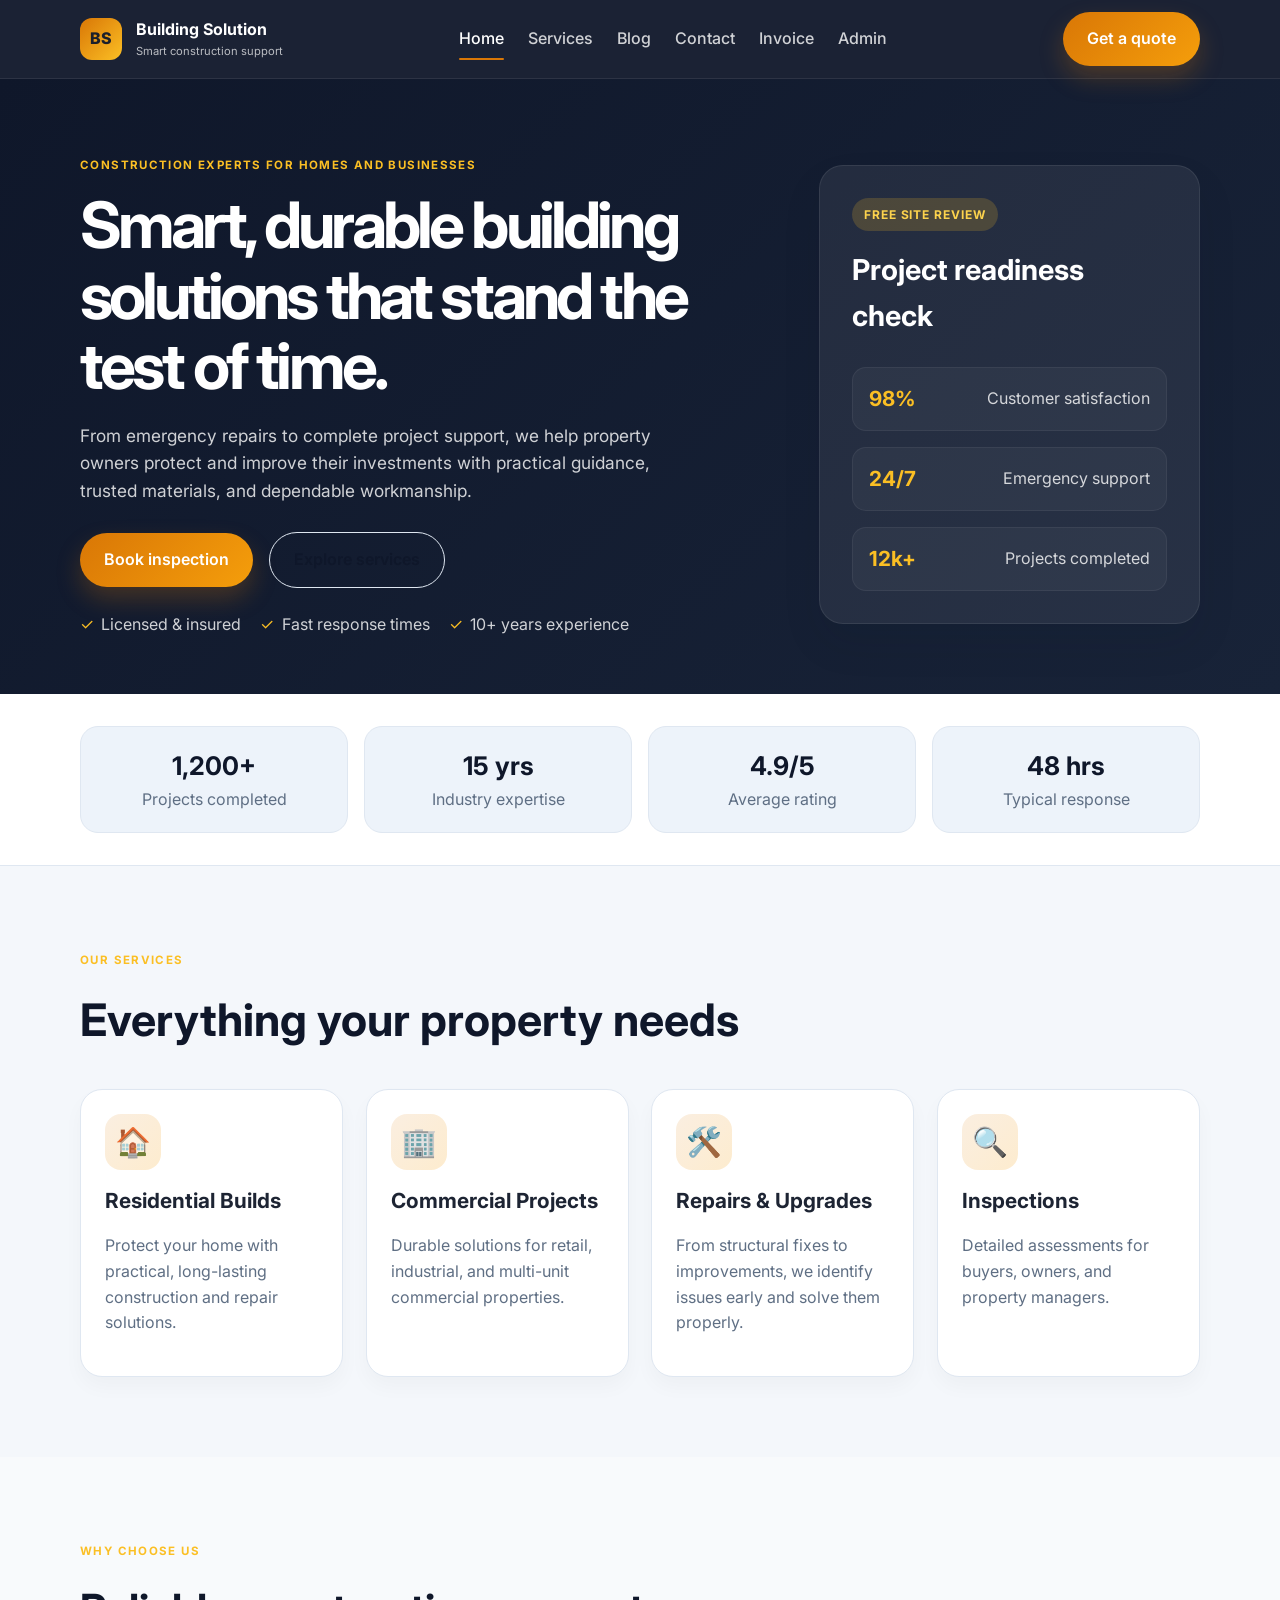
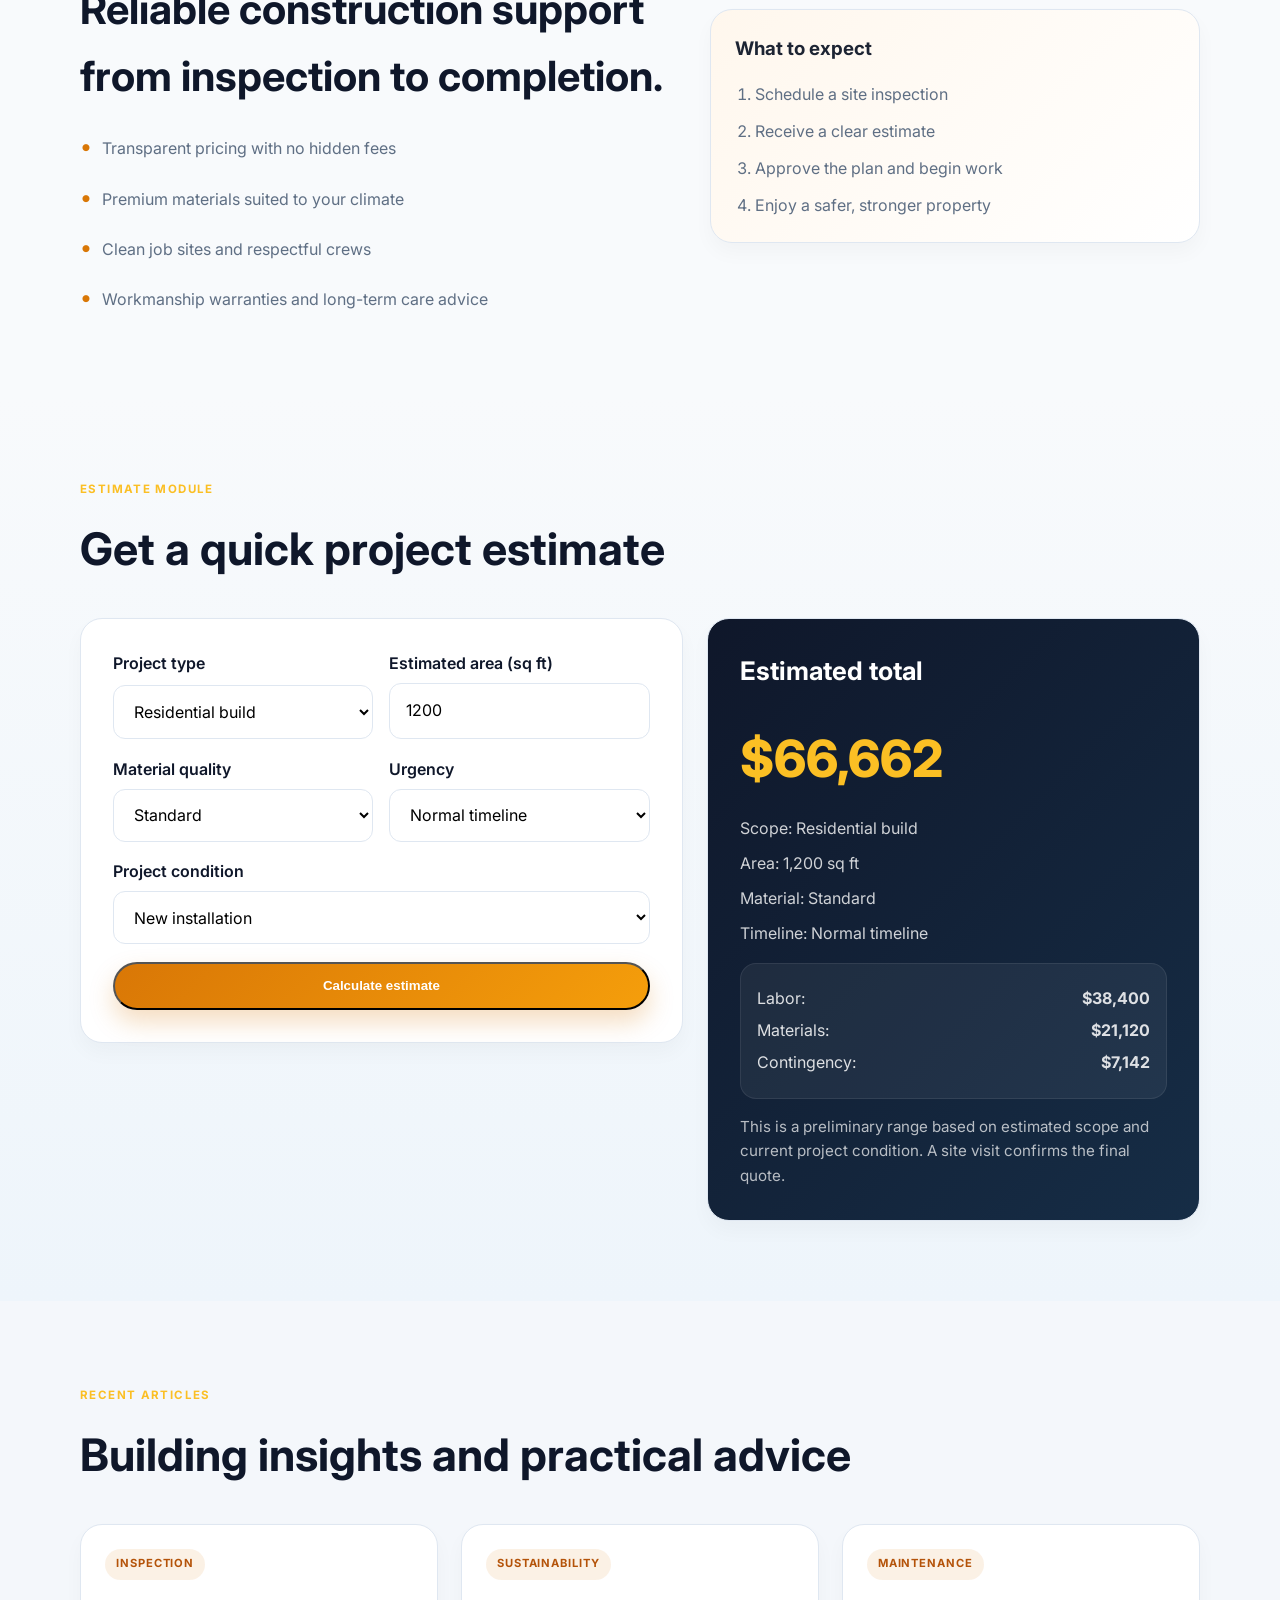
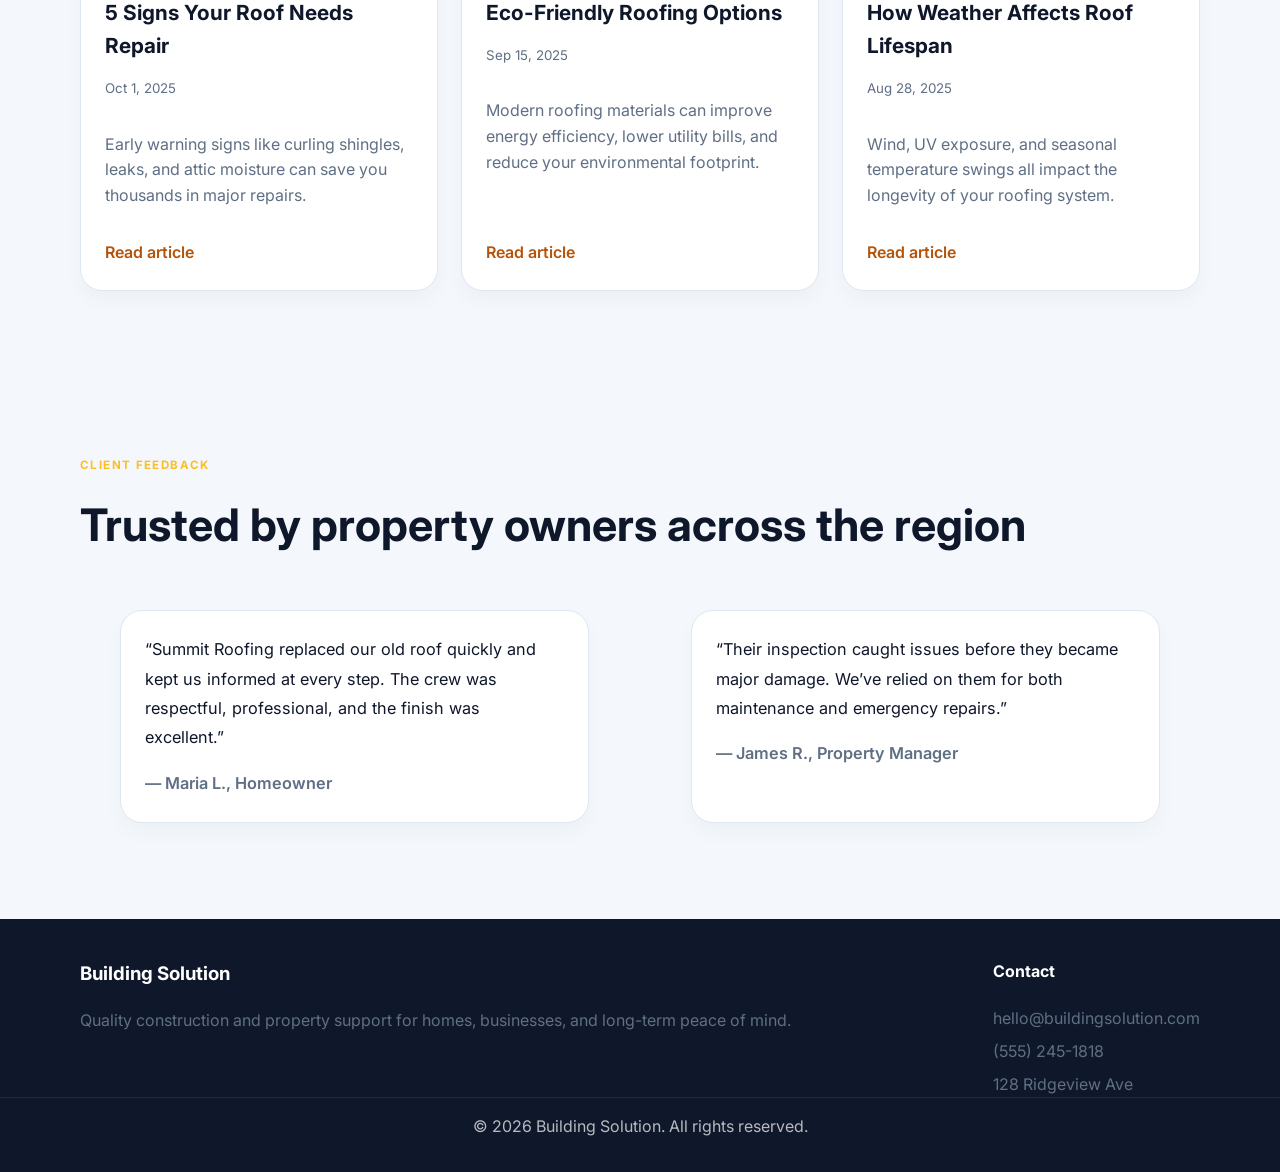
<file: index.html>
<!DOCTYPE html>
<html lang="en">
  <head>
    <meta charset="UTF-8" />
    <meta name="viewport" content="width=device-width, initial-scale=1.0" />
    <meta
      name="description"
      content="Summit Roofing offers residential and commercial roofing repair, replacement, inspections, and maintenance services."
    />
    <title>Building Solution | Home</title>
    <link rel="preconnect" href="https://fonts.googleapis.com" />
    <link rel="preconnect" href="https://fonts.gstatic.com" crossorigin />
    <link
      href="https://fonts.googleapis.com/css2?family=Inter:wght@400;500;600;700;800&display=swap"
      rel="stylesheet"
    />
    <link rel="stylesheet" href="styles.css" />
  </head>
  <body>
    <header class="site-header">
      <div class="container nav-wrap">
        <div class="brand">
          <div class="brand-mark">BS</div>
          <div>
            <span class="brand-name">Building Solution</span>
            <small>Smart construction support</small>
          </div>
        </div>
        <nav class="main-nav" aria-label="Main navigation">
          <a class="active" href="index.html">Home</a>
          <a href="services.html">Services</a>
          <a href="blog.html">Blog</a>
          <a href="contact.html">Contact</a>
          <a href="invoice.html">Invoice</a>
          <a href="admin.html">Admin</a>
        </nav>
        <a class="btn btn-primary" href="contact.html">Get a quote</a>
      </div>
    </header>

    <main>
      <section class="hero">
        <div class="container hero-grid">
          <div class="hero-copy">
            <span class="eyebrow">Construction experts for homes and businesses</span>
            <h1>Smart, durable building solutions that stand the test of time.</h1>
            <p>
              From emergency repairs to complete project support, we help property owners
              protect and improve their investments with practical guidance, trusted materials,
              and dependable workmanship.
            </p>
            <div class="cta-row">
              <a class="btn btn-primary" href="contact.html">Book inspection</a>
              <a class="btn btn-secondary" href="services.html">Explore services</a>
            </div>
            <ul class="trust-list">
              <li>Licensed & insured</li>
              <li>Fast response times</li>
              <li>10+ years experience</li>
            </ul>
          </div>

          <div class="hero-card">
            <div class="card-badge">Free site review</div>
            <h3>Project readiness check</h3>
            <div class="checklist">
              <div>
                <strong>98%</strong>
                <span>Customer satisfaction</span>
              </div>
              <div>
                <strong>24/7</strong>
                <span>Emergency support</span>
              </div>
              <div>
                <strong>12k+</strong>
                <span>Projects completed</span>
              </div>
            </div>
          </div>
        </div>
      </section>

      <section class="stats">
        <div class="container stats-grid">
          <div>
            <strong>1,200+</strong>
            <span>Projects completed</span>
          </div>
          <div>
            <strong>15 yrs</strong>
            <span>Industry expertise</span>
          </div>
          <div>
            <strong>4.9/5</strong>
            <span>Average rating</span>
          </div>
          <div>
            <strong>48 hrs</strong>
            <span>Typical response</span>
          </div>
        </div>
      </section>

      <section class="section">
        <div class="container">
          <div class="section-heading">
            <span class="eyebrow">Our services</span>
            <h2>Everything your property needs</h2>
          </div>

          <div class="service-grid">
            <article class="card service-card">
              <div class="icon">🏠</div>
              <h3>Residential Builds</h3>
              <p>Protect your home with practical, long-lasting construction and repair solutions.</p>
            </article>
            <article class="card service-card">
              <div class="icon">🏢</div>
              <h3>Commercial Projects</h3>
              <p>Durable solutions for retail, industrial, and multi-unit commercial properties.</p>
            </article>
            <article class="card service-card">
              <div class="icon">🛠️</div>
              <h3>Repairs & Upgrades</h3>
              <p>From structural fixes to improvements, we identify issues early and solve them properly.</p>
            </article>
            <article class="card service-card">
              <div class="icon">🔍</div>
              <h3>Inspections</h3>
              <p>Detailed assessments for buyers, owners, and property managers.</p>
            </article>
          </div>
        </div>
      </section>

      <section class="section alt-bg">
        <div class="container split-layout">
          <div>
            <span class="eyebrow">Why choose us</span>
            <h2>Reliable construction support from inspection to completion.</h2>
            <ul class="feature-list">
              <li>Transparent pricing with no hidden fees</li>
              <li>Premium materials suited to your climate</li>
              <li>Clean job sites and respectful crews</li>
              <li>Workmanship warranties and long-term care advice</li>
            </ul>
          </div>
          <div class="card highlight-card">
            <h3>What to expect</h3>
            <ol>
              <li>Schedule a site inspection</li>
              <li>Receive a clear estimate</li>
              <li>Approve the plan and begin work</li>
              <li>Enjoy a safer, stronger property</li>
            </ol>
          </div>
        </div>
      </section>

      <section class="section estimate-section">
        <div class="container">
          <div class="section-heading">
            <span class="eyebrow">Estimate module</span>
            <h2>Get a quick project estimate</h2>
          </div>

          <div class="estimate-grid">
            <form class="card estimate-form" id="estimate-form">
              <div class="input-grid">
                <div class="input-group">
                  <label for="projectType">Project type</label>
                  <select id="projectType" name="projectType">
                    <option value="residential">Residential build</option>
                    <option value="commercial">Commercial project</option>
                    <option value="repair">Repair & upgrade</option>
                    <option value="inspection">Inspection</option>
                  </select>
                </div>

                <div class="input-group">
                  <label for="area">Estimated area (sq ft)</label>
                  <input id="area" name="area" type="number" min="100" step="50" value="1200" />
                </div>
              </div>

              <div class="input-grid">
                <div class="input-group">
                  <label for="material">Material quality</label>
                  <select id="material" name="material">
                    <option value="standard">Standard</option>
                    <option value="premium">Premium</option>
                    <option value="luxury">Luxury</option>
                  </select>
                </div>

                <div class="input-group">
                  <label for="urgency">Urgency</label>
                  <select id="urgency" name="urgency">
                    <option value="normal">Normal timeline</option>
                    <option value="priority">Priority schedule</option>
                    <option value="emergency">Emergency service</option>
                  </select>
                </div>
              </div>

              <div class="input-group">
                <label for="condition">Project condition</label>
                <select id="condition" name="condition">
                  <option value="new">New installation</option>
                  <option value="maintenance">Routine maintenance</option>
                  <option value="damaged">Damaged / urgent repair</option>
                </select>
              </div>

              <button type="submit" class="btn btn-primary">Calculate estimate</button>
            </form>

            <div class="card estimate-summary">
              <h3>Estimated total</h3>
              <p class="estimate-total" id="estimate-total">$0</p>
              <ul class="estimate-breakdown">
                <li>Scope: <span id="scope-label">Residential build</span></li>
                <li>Area: <span id="area-label">1,200 sq ft</span></li>
                <li>Material: <span id="material-label">Standard</span></li>
                <li>Timeline: <span id="urgency-label">Normal timeline</span></li>
              </ul>
              <div class="estimate-detail-box">
                <p>Labor: <strong id="labor-cost">$0</strong></p>
                <p>Materials: <strong id="material-cost">$0</strong></p>
                <p>Contingency: <strong id="contingency-cost">$0</strong></p>
              </div>
              <p class="estimate-note">This is a preliminary range based on estimated scope and current project condition. A site visit confirms the final quote.</p>
            </div>
          </div>
        </div>
      </section>

      <section class="section">
        <div class="container">
          <div class="section-heading">
            <span class="eyebrow">Recent articles</span>
            <h2>Building insights and practical advice</h2>
          </div>
          <div id="blog-list" class="blog-grid"></div>
        </div>
      </section>

      <section class="section testimonial-section">
        <div class="container">
          <div class="section-heading">
            <span class="eyebrow">Client feedback</span>
            <h2>Trusted by property owners across the region</h2>
          </div>
          <div class="testimonial-grid">
            <blockquote class="card quote-card">
              “Summit Roofing replaced our old roof quickly and kept us informed at every step.
              The crew was respectful, professional, and the finish was excellent.”
              <footer>— Maria L., Homeowner</footer>
            </blockquote>
            <blockquote class="card quote-card">
              “Their inspection caught issues before they became major damage. We’ve relied on them
              for both maintenance and emergency repairs.”
              <footer>— James R., Property Manager</footer>
            </blockquote>
          </div>
        </div>
      </section>
    </main>

    <footer class="site-footer">
      <div class="container footer-wrap">
        <div>
          <h3>Building Solution</h3>
          <p>Quality construction and property support for homes, businesses, and long-term peace of mind.</p>
        </div>
        <div>
          <h4>Contact</h4>
          <ul>
            <li>hello@buildingsolution.com</li>
            <li>(555) 245-1818</li>
            <li>128 Ridgeview Ave</li>
          </ul>
        </div>
      </div>
      <div class="copyright">© <span id="year"></span> Building Solution. All rights reserved.</div>
    </footer>

    <script src="script.js"></script>
  </body>
</html>
</file>
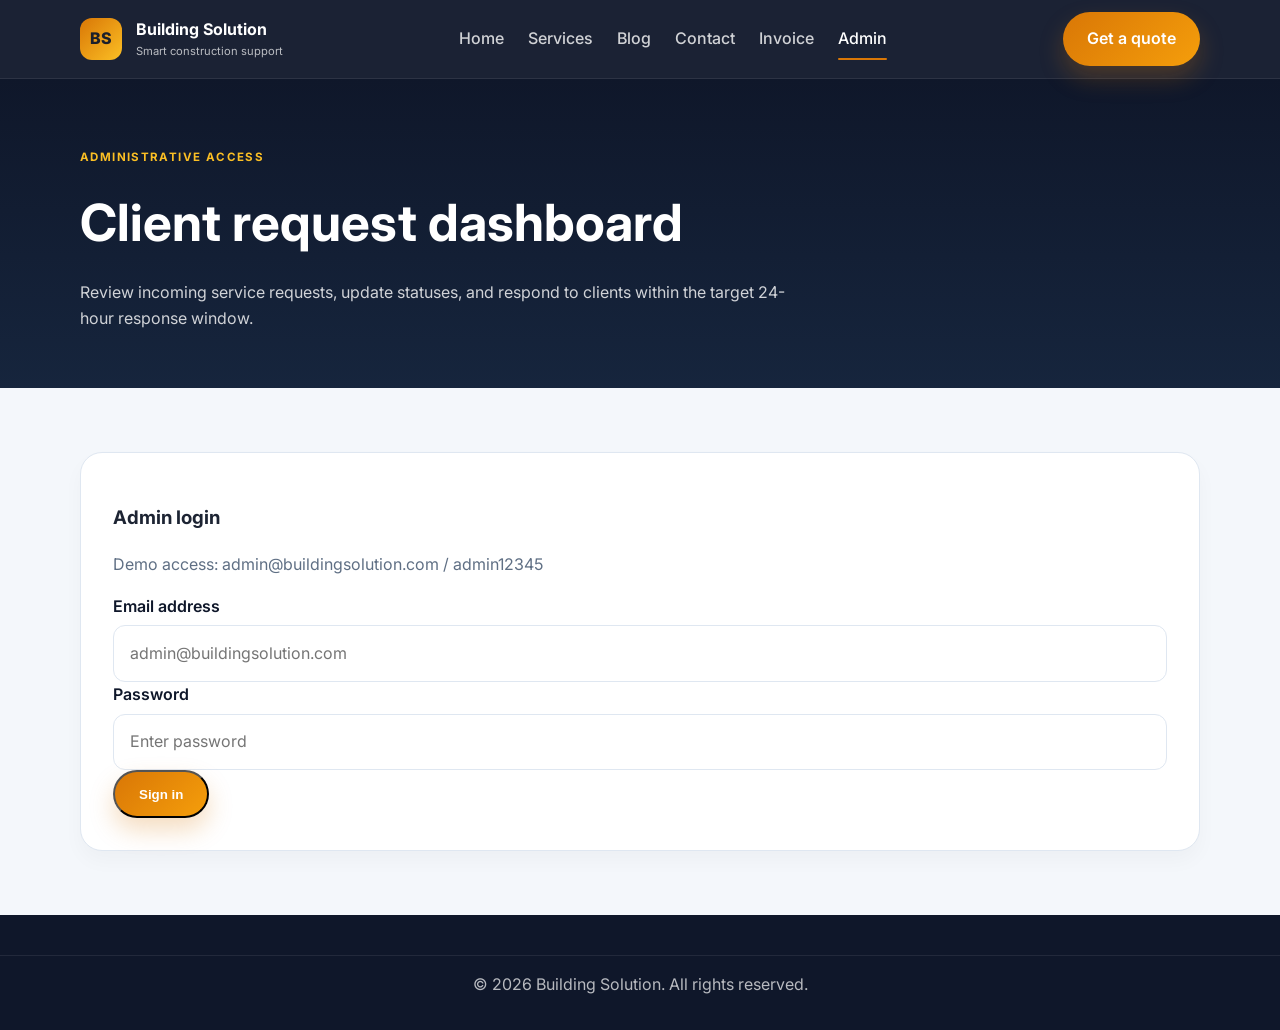
<file: admin.html>
<!DOCTYPE html>
<html lang="en">
  <head>
    <meta charset="UTF-8" />
    <meta name="viewport" content="width=device-width, initial-scale=1.0" />
    <title>Building Solution | Admin</title>
    <link rel="preconnect" href="https://fonts.googleapis.com" />
    <link rel="preconnect" href="https://fonts.gstatic.com" crossorigin />
    <link href="https://fonts.googleapis.com/css2?family=Inter:wght@400;500;600;700;800&display=swap" rel="stylesheet" />
    <link rel="stylesheet" href="styles.css" />
  </head>
  <body>
    <header class="site-header">
      <div class="container nav-wrap">
        <div class="brand">
          <div class="brand-mark">BS</div>
          <div>
            <span class="brand-name">Building Solution</span>
            <small>Smart construction support</small>
          </div>
        </div>
        <nav class="main-nav" aria-label="Main navigation">
          <a href="index.html">Home</a>
          <a href="services.html">Services</a>
          <a href="blog.html">Blog</a>
          <a href="contact.html">Contact</a>
          <a href="invoice.html">Invoice</a>
          <a class="active" href="admin.html">Admin</a>
        </nav>
        <a class="btn btn-primary" href="contact.html">Get a quote</a>
      </div>
    </header>

    <main>
      <section class="page-hero">
        <div class="container">
          <span class="eyebrow">Administrative access</span>
          <h1>Client request dashboard</h1>
          <p>Review incoming service requests, update statuses, and respond to clients within the target 24-hour response window.</p>
        </div>
      </section>

      <section class="page-content">
        <div class="container admin-shell">
          <div class="card auth-panel" id="admin-login-panel">
            <h3>Admin login</h3>
            <p class="muted-text">Demo access: admin@buildingsolution.com / admin12345</p>
            <form id="admin-login-form">
              <div class="input-group">
                <label for="admin-email">Email address</label>
                <input id="admin-email" type="email" placeholder="admin@buildingsolution.com" required />
              </div>
              <div class="input-group">
                <label for="admin-password">Password</label>
                <input id="admin-password" type="password" placeholder="Enter password" required />
              </div>
              <button type="submit" class="btn btn-primary">Sign in</button>
              <p id="admin-login-error" class="form-error" style="display:none;">Incorrect login details.</p>
            </form>
          </div>

          <div class="admin-dashboard" id="admin-dashboard" style="display:none;">
            <div class="dashboard-summary">
              <article class="summary-card">
                <span>Total requests</span>
                <strong id="request-total">0</strong>
              </article>
              <article class="summary-card">
                <span>New</span>
                <strong id="request-new">0</strong>
              </article>
              <article class="summary-card">
                <span>In review</span>
                <strong id="request-review">0</strong>
              </article>
              <article class="summary-card">
                <span>Closed</span>
                <strong id="request-closed">0</strong>
              </article>
            </div>

            <div class="card admin-panel-table">
              <div class="panel-header">
                <h3>Live service requests</h3>
                <button id="admin-logout" class="btn btn-secondary" type="button">Log out</button>
              </div>

              <div class="table-wrap">
                <table>
                  <thead>
                    <tr>
                      <th>Client</th>
                      <th>Service</th>
                      <th>Request</th>
                      <th>Time</th>
                      <th>Status</th>
                      <th>Response</th>
                    </tr>
                  </thead>
                  <tbody id="request-table-body"></tbody>
                </table>
              </div>
            </div>
          </div>
        </div>
      </section>
    </main>

    <footer class="site-footer">
      <div class="copyright">© <span id="year"></span> Building Solution. All rights reserved.</div>
    </footer>

    <script src="script.js"></script>
  </body>
</html>
</file>
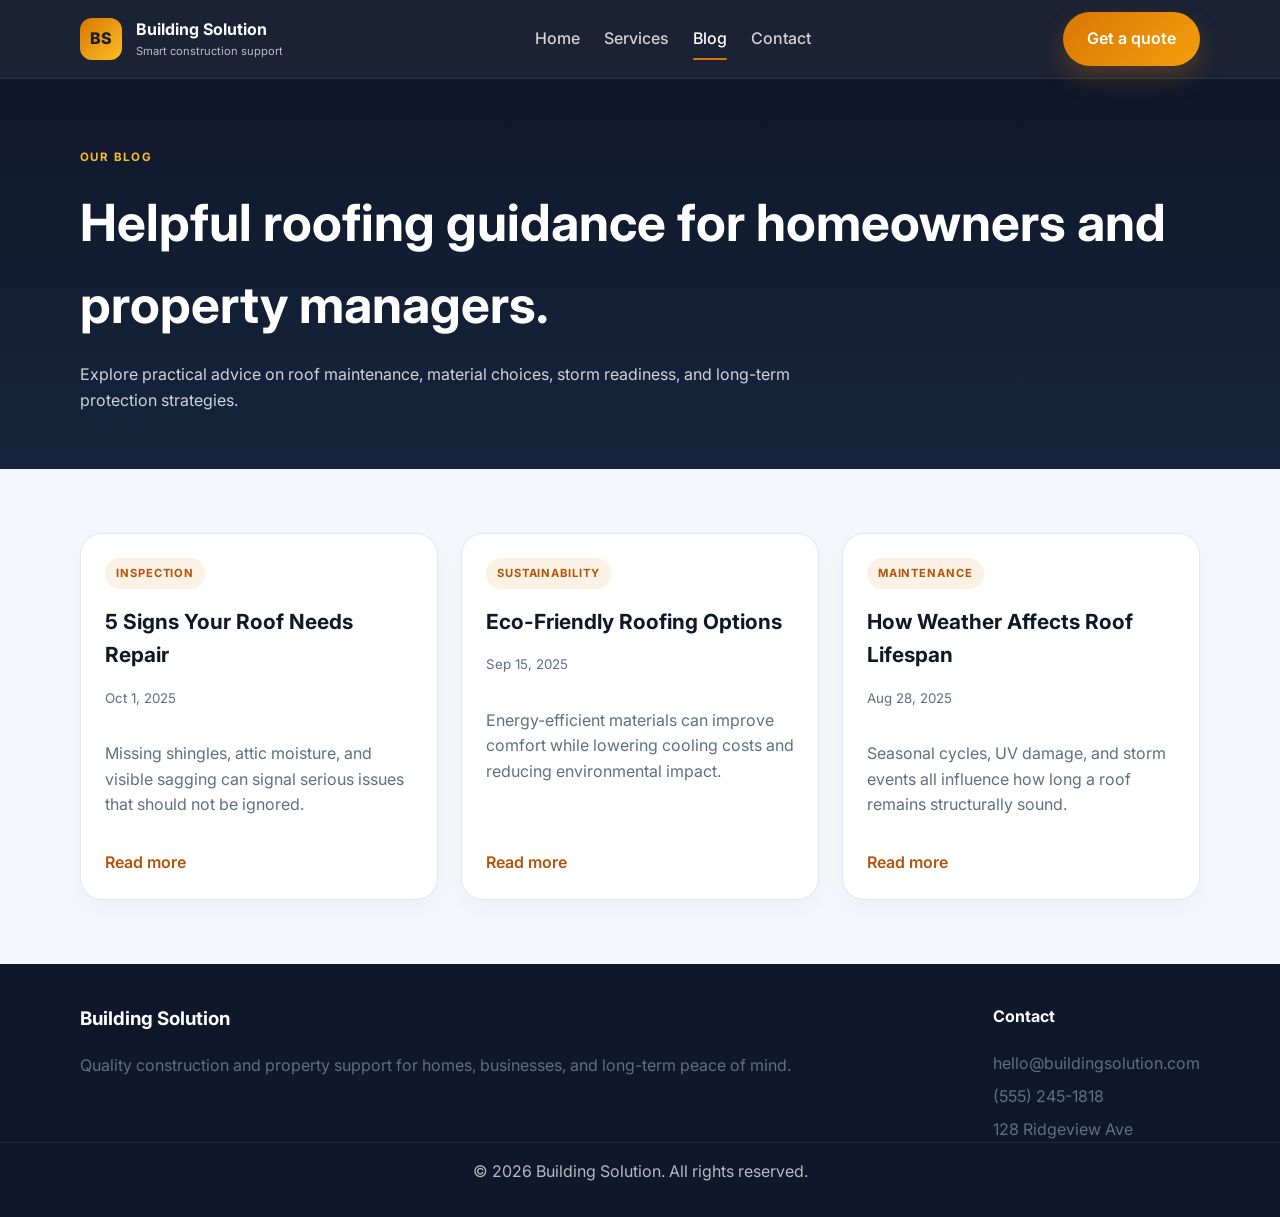
<file: blog.html>
<!DOCTYPE html>
<html lang="en">
  <head>
    <meta charset="UTF-8" />
    <meta name="viewport" content="width=device-width, initial-scale=1.0" />
    <title>Building Solution | Blog</title>
    <link rel="preconnect" href="https://fonts.googleapis.com" />
    <link rel="preconnect" href="https://fonts.gstatic.com" crossorigin />
    <link href="https://fonts.googleapis.com/css2?family=Inter:wght@400;500;600;700;800&display=swap" rel="stylesheet" />
    <link rel="stylesheet" href="styles.css" />
  </head>
  <body>
    <header class="site-header">
      <div class="container nav-wrap">
        <div class="brand">
          <div class="brand-mark">BS</div>
          <div>
            <span class="brand-name">Building Solution</span>
            <small>Smart construction support</small>
          </div>
        </div>
        <nav class="main-nav" aria-label="Main navigation">
          <a href="index.html">Home</a>
          <a href="services.html">Services</a>
          <a class="active" href="blog.html">Blog</a>
          <a href="contact.html">Contact</a>
        </nav>
        <a class="btn btn-primary" href="contact.html">Get a quote</a>
      </div>
    </header>

    <main>
      <section class="page-hero">
        <div class="container">
          <span class="eyebrow">Our blog</span>
          <h1>Helpful roofing guidance for homeowners and property managers.</h1>
          <p>Explore practical advice on roof maintenance, material choices, storm readiness, and long-term protection strategies.</p>
        </div>
      </section>

      <section class="page-content">
        <div class="container blog-grid">
          <article class="card blog-card">
            <span class="tag">Inspection</span>
            <h3>5 Signs Your Roof Needs Repair</h3>
            <small>Oct 1, 2025</small>
            <p>Missing shingles, attic moisture, and visible sagging can signal serious issues that should not be ignored.</p>
            <a href="index.html">Read more</a>
          </article>
          <article class="card blog-card">
            <span class="tag">Sustainability</span>
            <h3>Eco-Friendly Roofing Options</h3>
            <small>Sep 15, 2025</small>
            <p>Energy-efficient materials can improve comfort while lowering cooling costs and reducing environmental impact.</p>
            <a href="index.html">Read more</a>
          </article>
          <article class="card blog-card">
            <span class="tag">Maintenance</span>
            <h3>How Weather Affects Roof Lifespan</h3>
            <small>Aug 28, 2025</small>
            <p>Seasonal cycles, UV damage, and storm events all influence how long a roof remains structurally sound.</p>
            <a href="index.html">Read more</a>
          </article>
        </div>
      </section>
    </main>

    <footer class="site-footer">
      <div class="container footer-wrap">
        <div>
          <h3>Building Solution</h3>
          <p>Quality construction and property support for homes, businesses, and long-term peace of mind.</p>
        </div>
        <div>
          <h4>Contact</h4>
          <ul>
            <li>hello@buildingsolution.com</li>
            <li>(555) 245-1818</li>
            <li>128 Ridgeview Ave</li>
          </ul>
        </div>
      </div>
      <div class="copyright">© <span id="year"></span> Building Solution. All rights reserved.</div>
    </footer>

    <script src="script.js"></script>
  </body>
</html>
</file>
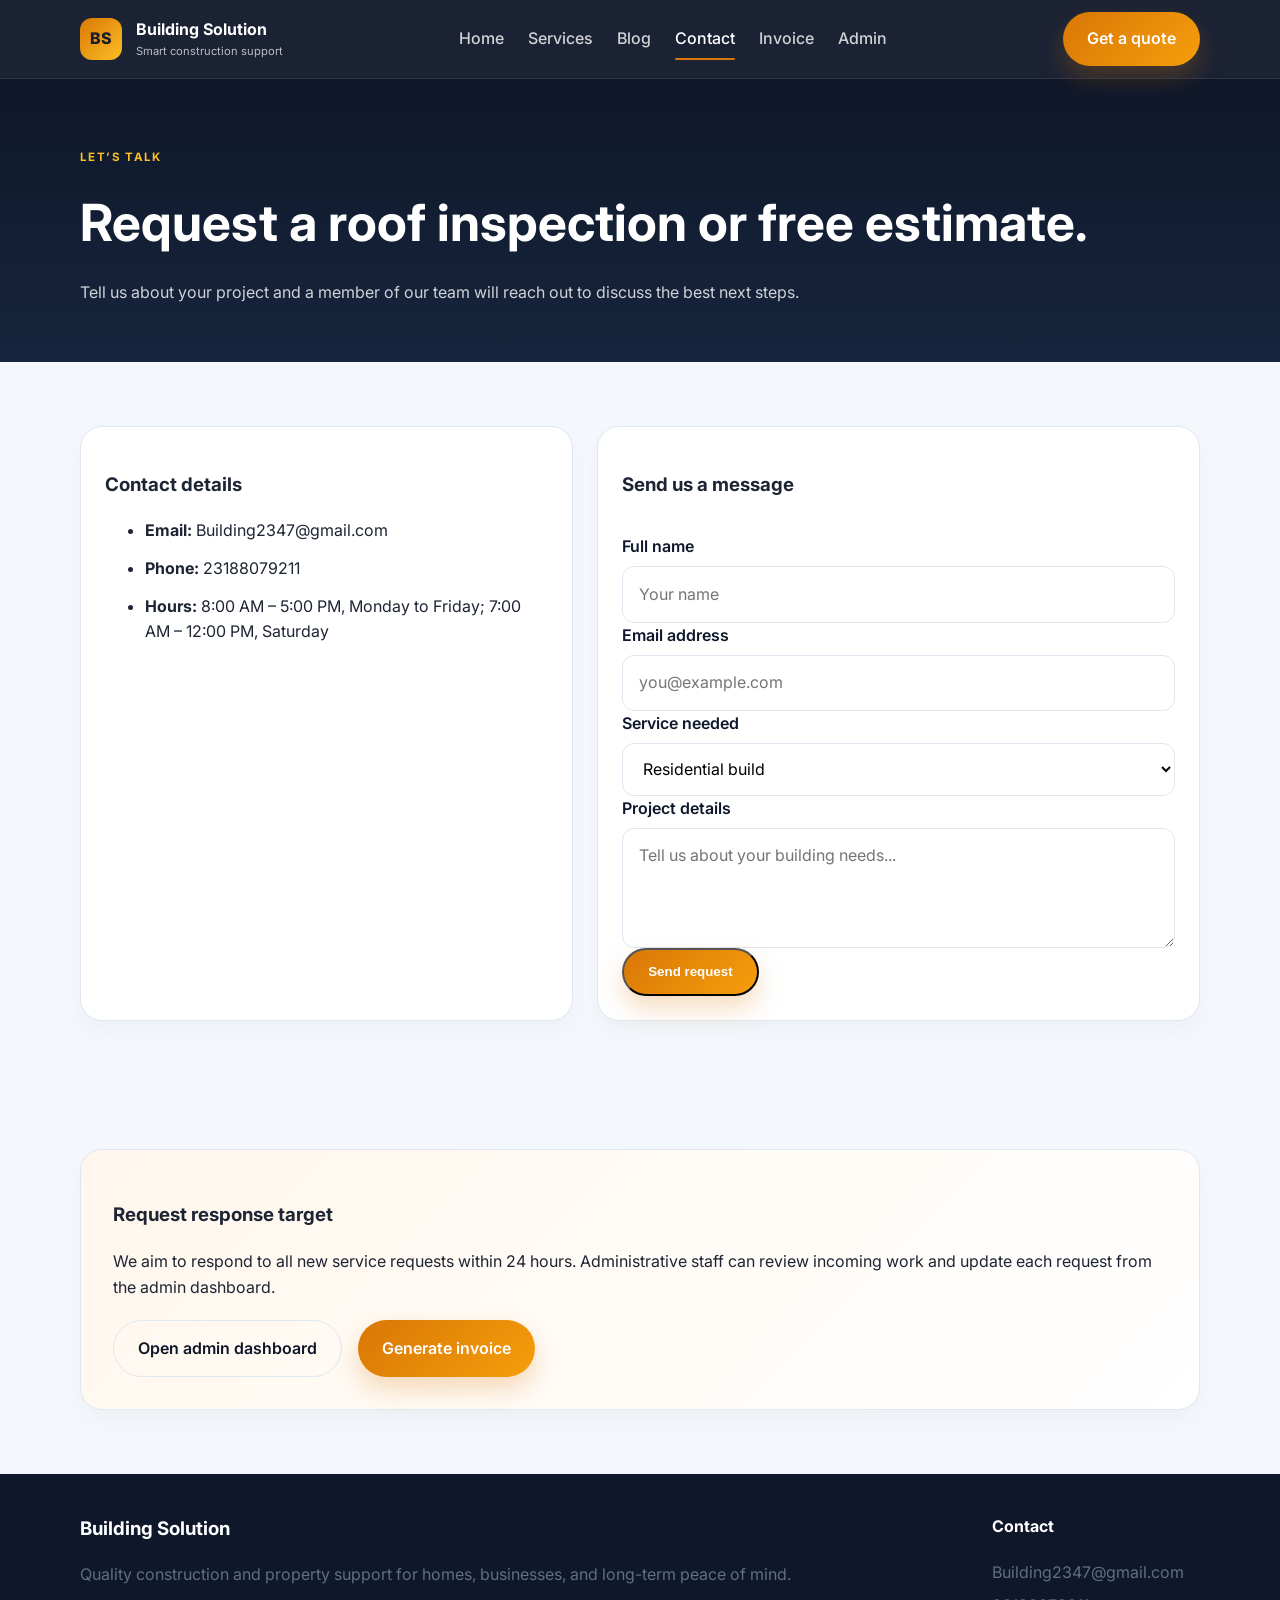
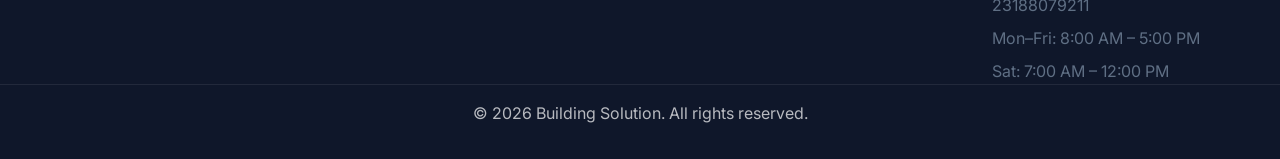
<file: contact.html>
<!DOCTYPE html>
<html lang="en">
  <head>
    <meta charset="UTF-8" />
    <meta name="viewport" content="width=device-width, initial-scale=1.0" />
    <title>Building Solution | Contact</title>
    <link rel="preconnect" href="https://fonts.googleapis.com" />
    <link rel="preconnect" href="https://fonts.gstatic.com" crossorigin />
    <link href="https://fonts.googleapis.com/css2?family=Inter:wght@400;500;600;700;800&display=swap" rel="stylesheet" />
    <link rel="stylesheet" href="styles.css" />
  </head>
  <body>
    <header class="site-header">
      <div class="container nav-wrap">
        <div class="brand">
          <div class="brand-mark">BS</div>
          <div>
            <span class="brand-name">Building Solution</span>
            <small>Smart construction support</small>
          </div>
        </div>
        <nav class="main-nav" aria-label="Main navigation">
          <a href="index.html">Home</a>
          <a href="services.html">Services</a>
          <a href="blog.html">Blog</a>
          <a class="active" href="contact.html">Contact</a>
          <a href="invoice.html">Invoice</a>
          <a href="admin.html">Admin</a>
        </nav>
        <a class="btn btn-primary" href="contact.html">Get a quote</a>
      </div>
    </header>

    <main>
      <section class="page-hero">
        <div class="container">
          <span class="eyebrow">Let’s talk</span>
          <h1>Request a roof inspection or free estimate.</h1>
          <p>Tell us about your project and a member of our team will reach out to discuss the best next steps.</p>
        </div>
      </section>

      <section class="page-content">
        <div class="container contact-grid">
          <div class="card contact-card">
            <h3>Contact details</h3>
            <ul>
              <li><strong>Email:</strong> Building2347@gmail.com</li>
              <li><strong>Phone:</strong> 23188079211</li>
              <li><strong>Hours:</strong> 8:00 AM – 5:00 PM, Monday to Friday; 7:00 AM – 12:00 PM, Saturday</li>
            </ul>
          </div>

          <div class="card form-card">
            <h3>Send us a message</h3>
            <form id="contact-form">
              <div class="input-group">
                <label for="name">Full name</label>
                <input id="name" type="text" placeholder="Your name" required />
              </div>
              <div class="input-group">
                <label for="email">Email address</label>
                <input id="email" type="email" placeholder="you@example.com" required />
              </div>
              <div class="input-group">
                <label for="service">Service needed</label>
                <select id="service">
                  <option>Residential build</option>
                  <option>Commercial project</option>
                  <option>Repair & upgrade</option>
                  <option>Inspection</option>
                </select>
              </div>
              <div class="input-group">
                <label for="message">Project details</label>
                <textarea id="message" placeholder="Tell us about your building needs..."></textarea>
              </div>
              <button type="submit" class="btn btn-primary">Send request</button>
              <p id="contact-success" class="form-success" style="display:none;">Thanks! Your request has been captured and our team will contact you soon.</p>
            </form>
          </div>
        </div>
      </section>

      <section class="page-content request-brief">
        <div class="container">
          <div class="card action-panel">
            <h3>Request response target</h3>
            <p>We aim to respond to all new service requests within 24 hours. Administrative staff can review incoming work and update each request from the admin dashboard.</p>
            <div class="inline-links">
              <a href="admin.html" class="btn btn-secondary">Open admin dashboard</a>
              <a href="invoice.html" class="btn btn-primary">Generate invoice</a>
            </div>
          </div>
        </div>
      </section>
    </main>

    <footer class="site-footer">
      <div class="container footer-wrap">
        <div>
          <h3>Building Solution</h3>
          <p>Quality construction and property support for homes, businesses, and long-term peace of mind.</p>
        </div>
        <div>
          <h4>Contact</h4>
          <ul>
            <li>Building2347@gmail.com</li>
            <li>23188079211</li>
            <li>Mon–Fri: 8:00 AM – 5:00 PM</li>
            <li>Sat: 7:00 AM – 12:00 PM</li>
          </ul>
        </div>
      </div>
      <div class="copyright">© <span id="year"></span> Building Solution. All rights reserved.</div>
    </footer>

    <script src="script.js"></script>
  </body>
</html>
</file>
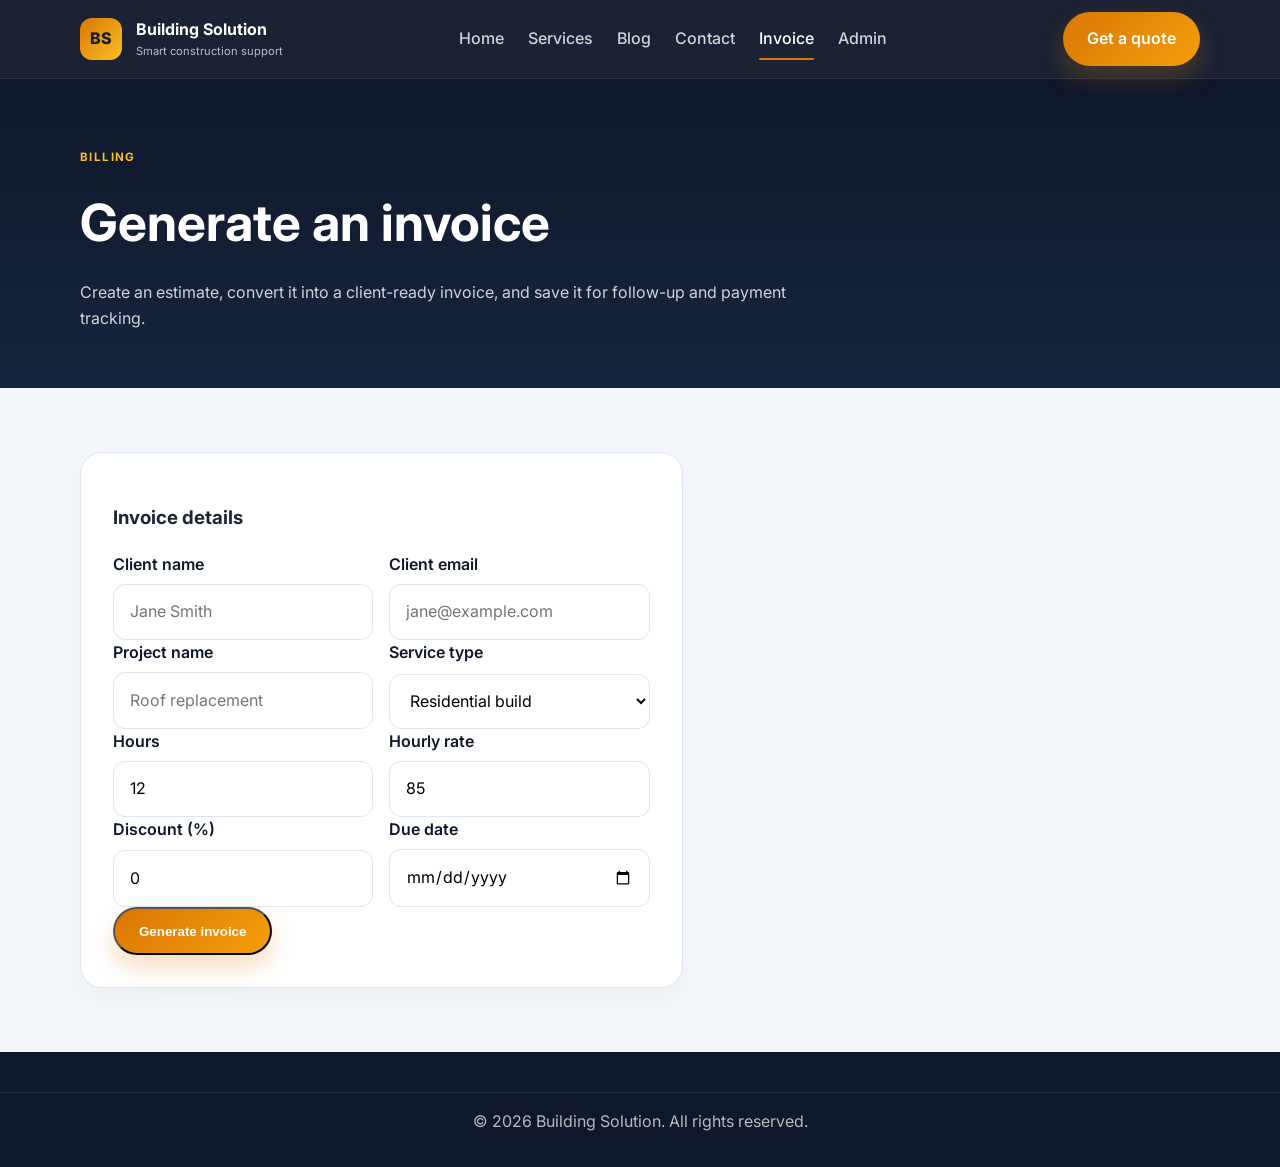
<file: invoice.html>
<!DOCTYPE html>
<html lang="en">
  <head>
    <meta charset="UTF-8" />
    <meta name="viewport" content="width=device-width, initial-scale=1.0" />
    <title>Building Solution | Invoice</title>
    <link rel="preconnect" href="https://fonts.googleapis.com" />
    <link rel="preconnect" href="https://fonts.gstatic.com" crossorigin />
    <link href="https://fonts.googleapis.com/css2?family=Inter:wght@400;500;600;700;800&display=swap" rel="stylesheet" />
    <link rel="stylesheet" href="styles.css" />
  </head>
  <body>
    <header class="site-header">
      <div class="container nav-wrap">
        <div class="brand">
          <div class="brand-mark">BS</div>
          <div>
            <span class="brand-name">Building Solution</span>
            <small>Smart construction support</small>
          </div>
        </div>
        <nav class="main-nav" aria-label="Main navigation">
          <a href="index.html">Home</a>
          <a href="services.html">Services</a>
          <a href="blog.html">Blog</a>
          <a href="contact.html">Contact</a>
          <a class="active" href="invoice.html">Invoice</a>
          <a href="admin.html">Admin</a>
        </nav>
        <a class="btn btn-primary" href="contact.html">Get a quote</a>
      </div>
    </header>

    <main>
      <section class="page-hero">
        <div class="container">
          <span class="eyebrow">Billing</span>
          <h1>Generate an invoice</h1>
          <p>Create an estimate, convert it into a client-ready invoice, and save it for follow-up and payment tracking.</p>
        </div>
      </section>

      <section class="page-content">
        <div class="container invoice-grid">
          <div class="card invoice-form-card">
            <h3>Invoice details</h3>
            <form id="invoice-form">
              <div class="input-grid">
                <div class="input-group">
                  <label for="invoice-client">Client name</label>
                  <input id="invoice-client" type="text" placeholder="Jane Smith" required />
                </div>
                <div class="input-group">
                  <label for="invoice-email">Client email</label>
                  <input id="invoice-email" type="email" placeholder="jane@example.com" required />
                </div>
              </div>

              <div class="input-grid">
                <div class="input-group">
                  <label for="invoice-project">Project name</label>
                  <input id="invoice-project" type="text" placeholder="Roof replacement" required />
                </div>
                <div class="input-group">
                  <label for="invoice-service">Service type</label>
                  <select id="invoice-service">
                    <option>Residential build</option>
                    <option>Commercial project</option>
                    <option>Repair & upgrade</option>
                    <option>Inspection</option>
                  </select>
                </div>
              </div>

              <div class="input-grid">
                <div class="input-group">
                  <label for="invoice-hours">Hours</label>
                  <input id="invoice-hours" type="number" min="1" value="12" required />
                </div>
                <div class="input-group">
                  <label for="invoice-rate">Hourly rate</label>
                  <input id="invoice-rate" type="number" min="30" value="85" required />
                </div>
              </div>

              <div class="input-grid">
                <div class="input-group">
                  <label for="invoice-discount">Discount (%)</label>
                  <input id="invoice-discount" type="number" min="0" max="100" value="0" />
                </div>
                <div class="input-group">
                  <label for="invoice-due">Due date</label>
                  <input id="invoice-due" type="date" required />
                </div>
              </div>

              <button type="submit" class="btn btn-primary">Generate invoice</button>
            </form>
          </div>

          <div class="card invoice-result-card" id="invoice-result-card" style="display:none;">
            <div class="invoice-header-row">
              <div>
                <span class="eyebrow invoice-eyebrow">Invoice</span>
                <h3 id="invoice-number">INV-0000</h3>
              </div>
              <span id="invoice-status" class="invoice-status">Draft</span>
            </div>

            <div class="invoice-meta">
              <p><strong>Client:</strong> <span id="result-client">-</span></p>
              <p><strong>Project:</strong> <span id="result-project">-</span></p>
              <p><strong>Due:</strong> <span id="result-due">-</span></p>
            </div>

            <div class="invoice-summary-list">
              <div><span>Subtotal</span><strong id="result-subtotal">$0.00</strong></div>
              <div><span>Discount</span><strong id="result-discount">$0.00</strong></div>
              <div><span>Tax (8%)</span><strong id="result-tax">$0.00</strong></div>
              <div class="grand-total"><span>Total</span><strong id="result-total">$0.00</strong></div>
            </div>
          </div>
        </div>
      </section>
    </main>

    <footer class="site-footer">
      <div class="copyright">© <span id="year"></span> Building Solution. All rights reserved.</div>
    </footer>

    <script src="script.js"></script>
  </body>
</html>
</file>
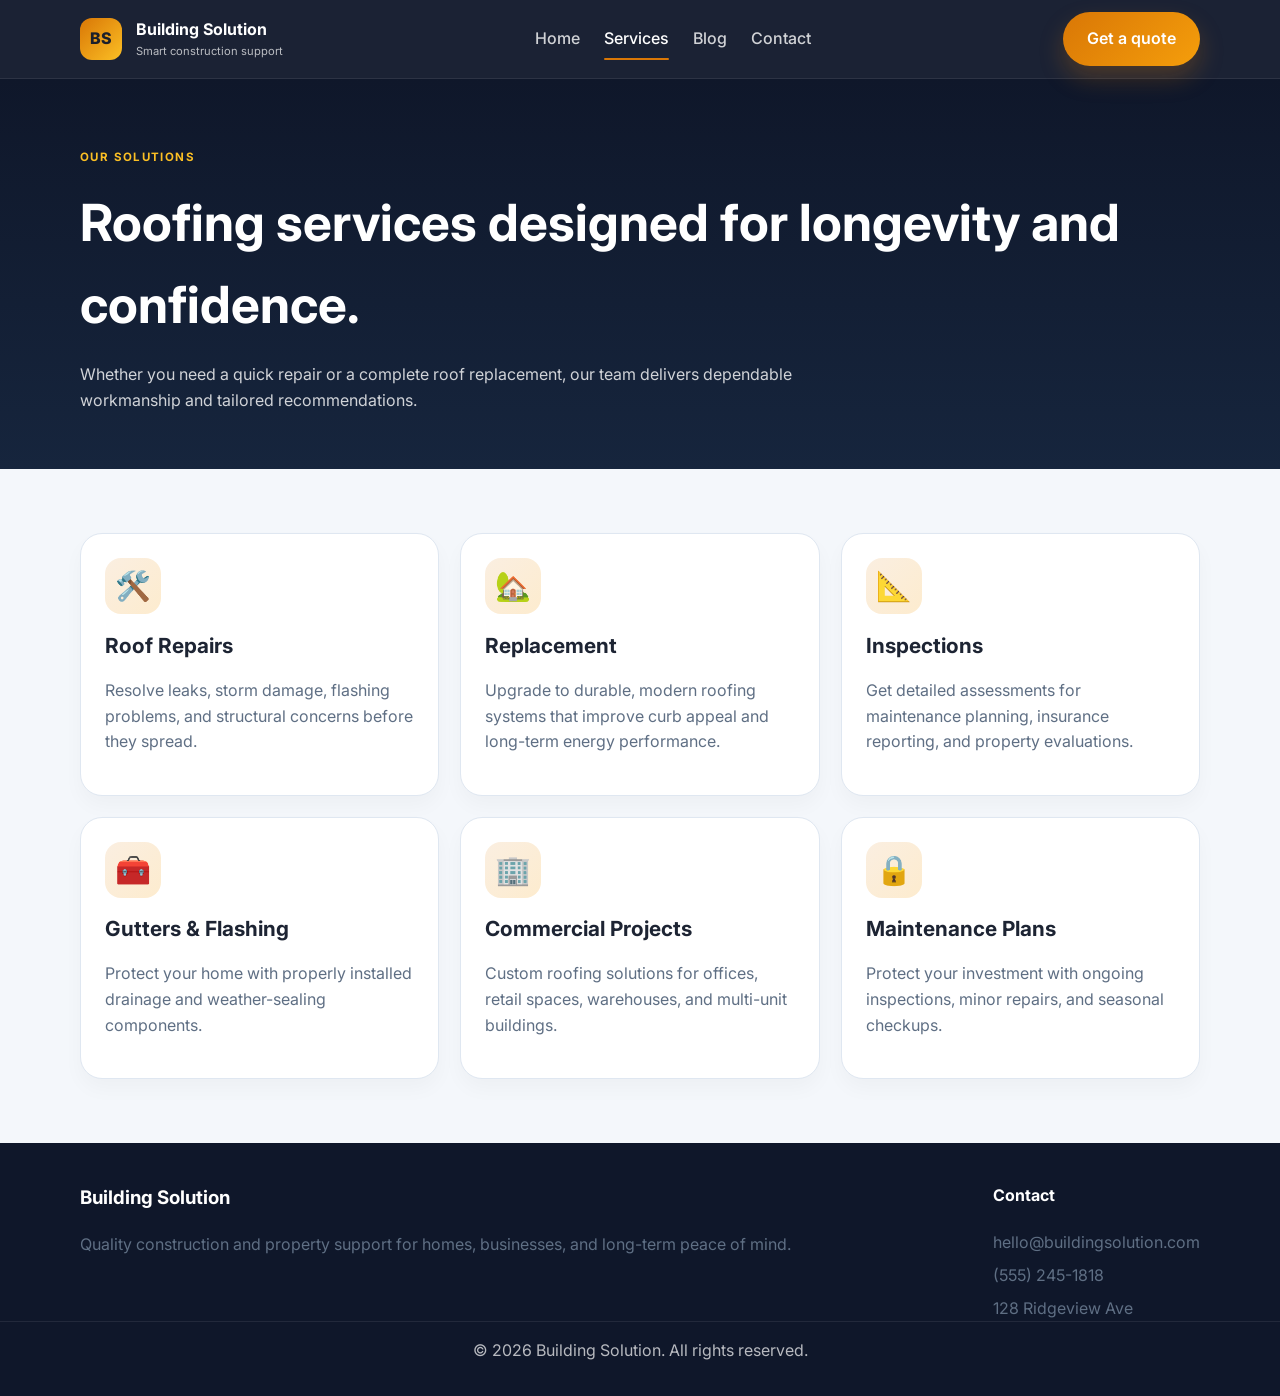
<file: services.html>
<!DOCTYPE html>
<html lang="en">
  <head>
    <meta charset="UTF-8" />
    <meta name="viewport" content="width=device-width, initial-scale=1.0" />
    <title>Building Solution | Services</title>
    <link rel="preconnect" href="https://fonts.googleapis.com" />
    <link rel="preconnect" href="https://fonts.gstatic.com" crossorigin />
    <link href="https://fonts.googleapis.com/css2?family=Inter:wght@400;500;600;700;800&display=swap" rel="stylesheet" />
    <link rel="stylesheet" href="styles.css" />
  </head>
  <body>
    <header class="site-header">
      <div class="container nav-wrap">
        <div class="brand">
          <div class="brand-mark">BS</div>
          <div>
            <span class="brand-name">Building Solution</span>
            <small>Smart construction support</small>
          </div>
        </div>
        <nav class="main-nav" aria-label="Main navigation">
          <a href="index.html">Home</a>
          <a class="active" href="services.html">Services</a>
          <a href="blog.html">Blog</a>
          <a href="contact.html">Contact</a>
        </nav>
        <a class="btn btn-primary" href="contact.html">Get a quote</a>
      </div>
    </header>

    <main>
      <section class="page-hero">
        <div class="container">
          <span class="eyebrow">Our solutions</span>
          <h1>Roofing services designed for longevity and confidence.</h1>
          <p>Whether you need a quick repair or a complete roof replacement, our team delivers dependable workmanship and tailored recommendations.</p>
        </div>
      </section>

      <section class="page-content">
        <div class="container info-grid">
          <article class="card service-card">
            <div class="icon">🛠️</div>
            <h3>Roof Repairs</h3>
            <p>Resolve leaks, storm damage, flashing problems, and structural concerns before they spread.</p>
          </article>
          <article class="card service-card">
            <div class="icon">🏡</div>
            <h3>Replacement</h3>
            <p>Upgrade to durable, modern roofing systems that improve curb appeal and long-term energy performance.</p>
          </article>
          <article class="card service-card">
            <div class="icon">📐</div>
            <h3>Inspections</h3>
            <p>Get detailed assessments for maintenance planning, insurance reporting, and property evaluations.</p>
          </article>
          <article class="card service-card">
            <div class="icon">🧰</div>
            <h3>Gutters & Flashing</h3>
            <p>Protect your home with properly installed drainage and weather-sealing components.</p>
          </article>
          <article class="card service-card">
            <div class="icon">🏢</div>
            <h3>Commercial Projects</h3>
            <p>Custom roofing solutions for offices, retail spaces, warehouses, and multi-unit buildings.</p>
          </article>
          <article class="card service-card">
            <div class="icon">🔒</div>
            <h3>Maintenance Plans</h3>
            <p>Protect your investment with ongoing inspections, minor repairs, and seasonal checkups.</p>
          </article>
        </div>
      </section>
    </main>

    <footer class="site-footer">
      <div class="container footer-wrap">
        <div>
          <h3>Building Solution</h3>
          <p>Quality construction and property support for homes, businesses, and long-term peace of mind.</p>
        </div>
        <div>
          <h4>Contact</h4>
          <ul>
            <li>hello@buildingsolution.com</li>
            <li>(555) 245-1818</li>
            <li>128 Ridgeview Ave</li>
          </ul>
        </div>
      </div>
      <div class="copyright">© <span id="year"></span> Building Solution. All rights reserved.</div>
    </footer>

    <script src="script.js"></script>
  </body>
</html>
</file>
<file: styles.css>
:root {
  --bg: #f4f7fb;
  --panel: #ffffff;
  --panel-alt: #edf3fa;
  --text: #1d2433;
  --muted: #5f6f84;
  --primary: #d97706;
  --primary-dark: #b45309;
  --secondary: #0f172a;
  --line: #dfe7f1;
  --shadow: 0 20px 40px rgba(15, 23, 42, 0.08);
}

* {
  box-sizing: border-box;
}

html {
  scroll-behavior: smooth;
}

body {
  margin: 0;
  font-family: "Inter", sans-serif;
  background: var(--bg);
  color: var(--text);
  line-height: 1.6;
}

a {
  color: inherit;
  text-decoration: none;
}

img {
  max-width: 100%;
  display: block;
}

.container {
  width: min(1120px, calc(100% - 2rem));
  margin: 0 auto;
}

.site-header {
  position: sticky;
  top: 0;
  z-index: 20;
  background: rgba(15, 23, 42, 0.95);
  backdrop-filter: blur(14px);
  border-bottom: 1px solid rgba(255, 255, 255, 0.08);
}

.nav-wrap {
  display: flex;
  align-items: center;
  justify-content: space-between;
  min-height: 78px;
  gap: 1rem;
}

.brand {
  display: flex;
  align-items: center;
  gap: 0.85rem;
  color: #fff;
}

.brand-mark {
  display: grid;
  place-items: center;
  width: 42px;
  height: 42px;
  border-radius: 12px;
  background: linear-gradient(135deg, var(--primary), #fbbf24);
  color: #1b1f2b;
  font-weight: 800;
}

.brand-name {
  display: block;
  font-weight: 700;
}

.brand small {
  display: block;
  color: rgba(255, 255, 255, 0.7);
  font-size: 0.7rem;
}

.main-nav {
  display: flex;
  align-items: center;
  gap: 1.5rem;
  color: rgba(255, 255, 255, 0.8);
  font-weight: 500;
}

.main-nav a {
  position: relative;
  transition: color 0.2s ease;
}

.main-nav a.active,
.main-nav a:hover {
  color: #fff;
}

.main-nav a.active::after,
.main-nav a:hover::after {
  content: "";
  position: absolute;
  left: 0;
  bottom: -8px;
  width: 100%;
  height: 2px;
  border-radius: 999px;
  background: var(--primary);
}

.btn {
  display: inline-flex;
  align-items: center;
  justify-content: center;
  border-radius: 999px;
  padding: 0.9rem 1.5rem;
  font-weight: 600;
  transition: transform 0.2s ease, box-shadow 0.2s ease;
}

.btn:hover {
  transform: translateY(-1px);
}

.btn-primary {
  background: linear-gradient(135deg, var(--primary), #f59e0b);
  color: #fff;
  box-shadow: 0 12px 24px rgba(217, 119, 6, 0.25);
}

.btn-secondary {
  background: transparent;
  color: var(--secondary);
  border: 1px solid var(--line);
}

.hero {
  background: linear-gradient(135deg, #0f172a 0%, #182338 100%);
  color: #fff;
  padding: 4.5rem 0 3.5rem;
}

.hero-grid {
  display: grid;
  grid-template-columns: 1.3fr 0.7fr;
  align-items: center;
  gap: 2rem;
}

.eyebrow {
  display: inline-block;
  font-size: 0.72rem;
  font-weight: 700;
  letter-spacing: 0.12em;
  text-transform: uppercase;
  color: #fbbf24;
  margin-bottom: 1rem;
}

.hero-copy h1 {
  margin: 0;
  font-size: clamp(2.4rem, 5vw, 4rem);
  line-height: 1.1;
  letter-spacing: -0.06em;
}

.hero-copy p {
  max-width: 620px;
  color: rgba(255, 255, 255, 0.8);
  font-size: 1.08rem;
  margin: 1.25rem 0 1.7rem;
}

.cta-row {
  display: flex;
  align-items: center;
  flex-wrap: wrap;
  gap: 1rem;
  margin-bottom: 1.5rem;
}

.trust-list {
  display: flex;
  flex-wrap: wrap;
  gap: 1.2rem;
  list-style: none;
  padding: 0;
  margin: 0;
  color: rgba(255, 255, 255, 0.8);
}

.trust-list li::before {
  content: "✓";
  margin-right: 0.45rem;
  color: #fbbf24;
}

.hero-card {
  background: rgba(255, 255, 255, 0.07);
  border: 1px solid rgba(255, 255, 255, 0.08);
  border-radius: 24px;
  padding: 2rem;
  box-shadow: var(--shadow);
}

.card-badge {
  display: inline-block;
  padding: 0.45rem 0.72rem;
  border-radius: 999px;
  background: rgba(251, 191, 36, 0.18);
  color: #fcd34d;
  font-size: 0.75rem;
  font-weight: 700;
  text-transform: uppercase;
  letter-spacing: 0.08em;
}

.hero-card h3 {
  margin: 1rem 0 1.7rem;
  font-size: 1.8rem;
}

.checklist {
  display: grid;
  gap: 1rem;
}

.checklist div {
  display: flex;
  justify-content: space-between;
  align-items: center;
  background: rgba(255, 255, 255, 0.04);
  border: 1px solid rgba(255, 255, 255, 0.06);
  border-radius: 14px;
  padding: 0.9rem 1rem;
}

.checklist strong {
  color: #fbbf24;
  font-size: 1.3rem;
}

.checklist span {
  color: rgba(255, 255, 255, 0.8);
}

.stats {
  background: #fff;
  border-bottom: 1px solid var(--line);
}

.stats-grid {
  display: grid;
  grid-template-columns: repeat(4, minmax(0, 1fr));
  gap: 1rem;
  padding: 2rem 0;
}

.stats-grid div {
  background: var(--panel-alt);
  border: 1px solid var(--line);
  border-radius: 18px;
  padding: 1.2rem;
  text-align: center;
}

.stats-grid strong {
  display: block;
  font-size: clamp(1.5rem, 2vw, 2.1rem);
  color: var(--secondary);
}

.stats-grid span {
  color: var(--muted);
}

.section {
  padding: 5rem 0;
}

.alt-bg {
  background: #f8fafc;
}

.section-heading {
  margin-bottom: 2rem;
}

.section-heading h2 {
  margin: 0;
  font-size: clamp(2rem, 4vw, 2.8rem);
  color: var(--secondary);
}

.service-grid,
.blog-grid,
.testimonial-grid {
  display: grid;
  grid-template-columns: repeat(4, minmax(0, 1fr));
  gap: 1.4rem;
}

.card {
  background: var(--panel);
  border: 1px solid var(--line);
  border-radius: 22px;
  padding: 1.5rem;
  box-shadow: 0 10px 20px rgba(15, 23, 42, 0.03);
}

.service-card {
  min-height: 220px;
}

.service-card h3 {
  margin: 0.9rem 0 0.7rem;
  font-size: 1.3rem;
}

.service-card p,
.feature-list,
.highlight-card ol,
.site-footer p,
.site-footer li,
.blog-card p,
.blog-card small {
  color: var(--muted);
}

.icon {
  width: 56px;
  height: 56px;
  display: grid;
  place-items: center;
  border-radius: 16px;
  background: linear-gradient(135deg, rgba(217, 119, 6, 0.12), rgba(245, 158, 11, 0.2));
  font-size: 1.8rem;
}

.split-layout {
  display: grid;
  grid-template-columns: 1.1fr 0.9fr;
  gap: 2rem;
  align-items: center;
}

.split-layout h2 {
  margin: 0 0 1.2rem;
  font-size: clamp(2rem, 4vw, 2.6rem);
  color: var(--secondary);
}

.feature-list {
  list-style: none;
  padding: 0;
  margin: 0;
  display: grid;
  gap: 0.9rem;
}

.feature-list li::before {
  content: "•";
  color: var(--primary);
  font-size: 1.4rem;
  margin-right: 0.65rem;
}

.highlight-card {
  background: linear-gradient(135deg, #fff7ed, #fff);
}

.highlight-card h3 {
  margin-top: 0;
}

.highlight-card ol {
  margin: 1rem 0 0;
  padding-left: 1.2rem;
  display: grid;
  gap: 0.7rem;
}

.blog-grid {
  grid-template-columns: repeat(3, minmax(0, 1fr));
}

.blog-card {
  display: flex;
  flex-direction: column;
  gap: 1rem;
}

.blog-card .tag {
  width: fit-content;
  background: rgba(217, 119, 6, 0.1);
  border-radius: 999px;
  color: var(--primary-dark);
  font-size: 0.7rem;
  font-weight: 700;
  letter-spacing: 0.08em;
  text-transform: uppercase;
  padding: 0.4rem 0.7rem;
}

.blog-card h3 {
  margin: 0;
  font-size: 1.3rem;
  color: var(--secondary);
}

.blog-card a {
  margin-top: auto;
  color: var(--primary-dark);
  font-weight: 600;
}

.testimonial-grid {
  grid-template-columns: repeat(2, minmax(0, 1fr));
}

.quote-card {
  font-size: 1.02rem;
  line-height: 1.8;
  color: var(--secondary);
}

.quote-card footer {
  margin-top: 1rem;
  color: var(--muted);
  font-weight: 600;
}

.site-footer {
  background: var(--secondary);
  color: #fff;
  padding-top: 2.5rem;
}

.footer-wrap {
  display: flex;
  justify-content: space-between;
  gap: 2rem;
  flex-wrap: wrap;
}

.site-footer h3,
.site-footer h4 {
  margin-top: 0;
}

.site-footer ul {
  list-style: none;
  padding: 0;
  margin: 0;
  display: grid;
  gap: 0.45rem;
}

.copyright {
  padding: 1rem 0 2rem;
  text-align: center;
  border-top: 1px solid rgba(255, 255, 255, 0.08);
  color: rgba(255, 255, 255, 0.7);
}

.page-hero {
  padding: 4rem 0 2.5rem;
  background: linear-gradient(180deg, #0f172a 0%, #16253d 100%);
  color: #fff;
}

.page-hero h1 {
  margin: 0;
  font-size: clamp(2.4rem, 4vw, 3.4rem);
}

.page-hero p {
  max-width: 720px;
  color: rgba(255, 255, 255, 0.8);
  margin-top: 1rem;
}

.page-content {
  padding: 4rem 0;
}

.estimate-section {
  background: linear-gradient(180deg, #f8fafc 0%, #eef5fb 100%);
}

.estimate-grid {
  display: grid;
  grid-template-columns: 1.1fr 0.9fr;
  gap: 1.5rem;
  align-items: start;
}

.estimate-form,
.estimate-summary {
  padding: 2rem;
}

.input-grid {
  display: grid;
  grid-template-columns: repeat(2, minmax(0, 1fr));
  gap: 1rem;
}

.estimate-form {
  display: grid;
  gap: 1.1rem;
}

.estimate-summary {
  background: linear-gradient(135deg, #0f172a, #162d46);
  color: #fff;
}

.estimate-summary h3 {
  margin-top: 0;
  font-size: 1.6rem;
}

.estimate-total {
  font-size: clamp(2.2rem, 4vw, 3.3rem);
  margin: 0.5rem 0 1rem;
  font-weight: 800;
  color: #fbbf24;
}

.estimate-breakdown {
  list-style: none;
  padding: 0;
  margin: 0 0 1rem;
  display: grid;
  gap: 0.6rem;
  color: rgba(255, 255, 255, 0.8);
}

.estimate-detail-box {
  background: rgba(255, 255, 255, 0.06);
  border: 1px solid rgba(255, 255, 255, 0.08);
  border-radius: 16px;
  padding: 1rem;
  margin: 1rem 0;
}

.estimate-detail-box p {
  display: flex;
  justify-content: space-between;
  margin: 0.4rem 0;
  color: rgba(255, 255, 255, 0.85);
}

.estimate-note {
  margin: 0;
  color: rgba(255, 255, 255, 0.7);
  font-size: 0.95rem;
}

.info-grid {
  display: grid;
  grid-template-columns: repeat(3, minmax(0, 1fr));
  gap: 1.3rem;
}

.contact-grid {
  display: grid;
  grid-template-columns: 0.9fr 1.1fr;
  gap: 1.5rem;
}

.form-card {
  display: grid;
  gap: 1rem;
}

.input-group {
  display: grid;
  gap: 0.4rem;
}

.input-group label {
  font-weight: 600;
  color: var(--secondary);
}

.input-group input,
.input-group textarea,
.input-group select {
  width: 100%;
  padding: 0.9rem 1rem;
  border: 1px solid var(--line);
  border-radius: 12px;
  font: inherit;
  background: #fff;
}

.input-group textarea {
  min-height: 120px;
  resize: vertical;
}

.contact-card li {
  margin-bottom: 0.75rem;
}

.invoice-grid,
.admin-shell {
  display: grid;
  grid-template-columns: 1.1fr 0.9fr;
  gap: 1.5rem;
  align-items: start;
}

.invoice-form-card,
.invoice-result-card,
.auth-panel,
.admin-panel-table,
.action-panel {
  padding: 2rem;
}

.invoice-header-row,
.panel-header {
  display: flex;
  align-items: center;
  justify-content: space-between;
  gap: 1rem;
}

.invoice-eyebrow {
  margin-bottom: 0.5rem;
}

.invoice-status {
  display: inline-flex;
  align-items: center;
  justify-content: center;
  padding: 0.35rem 0.8rem;
  background: rgba(217, 119, 6, 0.12);
  color: var(--primary-dark);
  border-radius: 999px;
  font-size: 0.75rem;
  font-weight: 700;
  letter-spacing: 0.06em;
  text-transform: uppercase;
}

.invoice-meta {
  margin: 1.5rem 0;
  display: grid;
  gap: 0.45rem;
  color: var(--muted);
}

.invoice-summary-list {
  display: grid;
  gap: 0.6rem;
}

.invoice-summary-list div {
  display: flex;
  align-items: center;
  justify-content: space-between;
  gap: 1rem;
  padding: 0.7rem 0;
  border-bottom: 1px solid var(--line);
}

.invoice-summary-list .grand-total {
  font-size: 1.1rem;
  color: var(--secondary);
  font-weight: 700;
}

.admin-shell {
  display: grid;
  grid-template-columns: 1fr;
}

.dashboard-summary {
  display: grid;
  grid-template-columns: repeat(4, minmax(0, 1fr));
  gap: 1rem;
  margin-bottom: 1.5rem;
}

.summary-card {
  background: linear-gradient(135deg, #fff, #f8fafc);
  border: 1px solid var(--line);
  border-radius: 18px;
  padding: 1.2rem;
  display: grid;
  gap: 0.5rem;
  box-shadow: var(--shadow);
}

.summary-card span {
  color: var(--muted);
  font-size: 0.8rem;
  letter-spacing: 0.08em;
  text-transform: uppercase;
}

.summary-card strong {
  font-size: 2rem;
  color: var(--secondary);
}

.table-wrap {
  overflow-x: auto;
}

table {
  width: 100%;
  border-collapse: collapse;
  margin-top: 1rem;
}

th,
td {
  padding: 0.9rem 0.75rem;
  border-bottom: 1px solid var(--line);
  text-align: left;
  vertical-align: top;
}

th {
  color: var(--muted);
  font-size: 0.8rem;
  letter-spacing: 0.08em;
  text-transform: uppercase;
}

.request-status,
.response-input {
  width: 100%;
  font: inherit;
}

.request-status {
  border: 1px solid var(--line);
  border-radius: 10px;
  background: #fff;
  padding: 0.7rem 0.8rem;
}

.response-input {
  border: 1px solid var(--line);
  border-radius: 10px;
  padding: 0.8rem;
  resize: vertical;
  min-height: 110px;
  margin-top: 0.75rem;
}

.save-response {
  margin-top: 0.8rem;
}

.form-error,
.muted-text,
.empty-state {
  color: var(--muted);
}

.form-error {
  color: #b91c1c;
  font-weight: 600;
}

.inline-links {
  display: flex;
  flex-wrap: wrap;
  gap: 1rem;
  margin-top: 1.25rem;
}

.action-panel {
  background: linear-gradient(135deg, #fff7ed, #fff);
}

@media (max-width: 900px) {
  .hero-grid,
  .split-layout,
  .contact-grid,
  .service-grid,
  .blog-grid,
  .testimonial-grid,
  .info-grid,
  .invoice-grid {
    grid-template-columns: 1fr 1fr;
  }

  .hero-grid,
  .split-layout,
  .contact-grid,
  .invoice-grid {
    grid-template-columns: 1fr;
  }

  .dashboard-summary {
    grid-template-columns: repeat(2, minmax(0, 1fr));
  }
}

@media (max-width: 700px) {
  .nav-wrap {
    flex-wrap: wrap;
    padding: 1rem 0;
    justify-content: center;
  }

  .main-nav {
    width: 100%;
    justify-content: center;
    flex-wrap: wrap;
  }

  .stats-grid,
  .service-grid,
  .blog-grid,
  .testimonial-grid,
  .info-grid {
    grid-template-columns: 1fr;
  }

  .section {
    padding: 4rem 0;
  }
}
</file>
